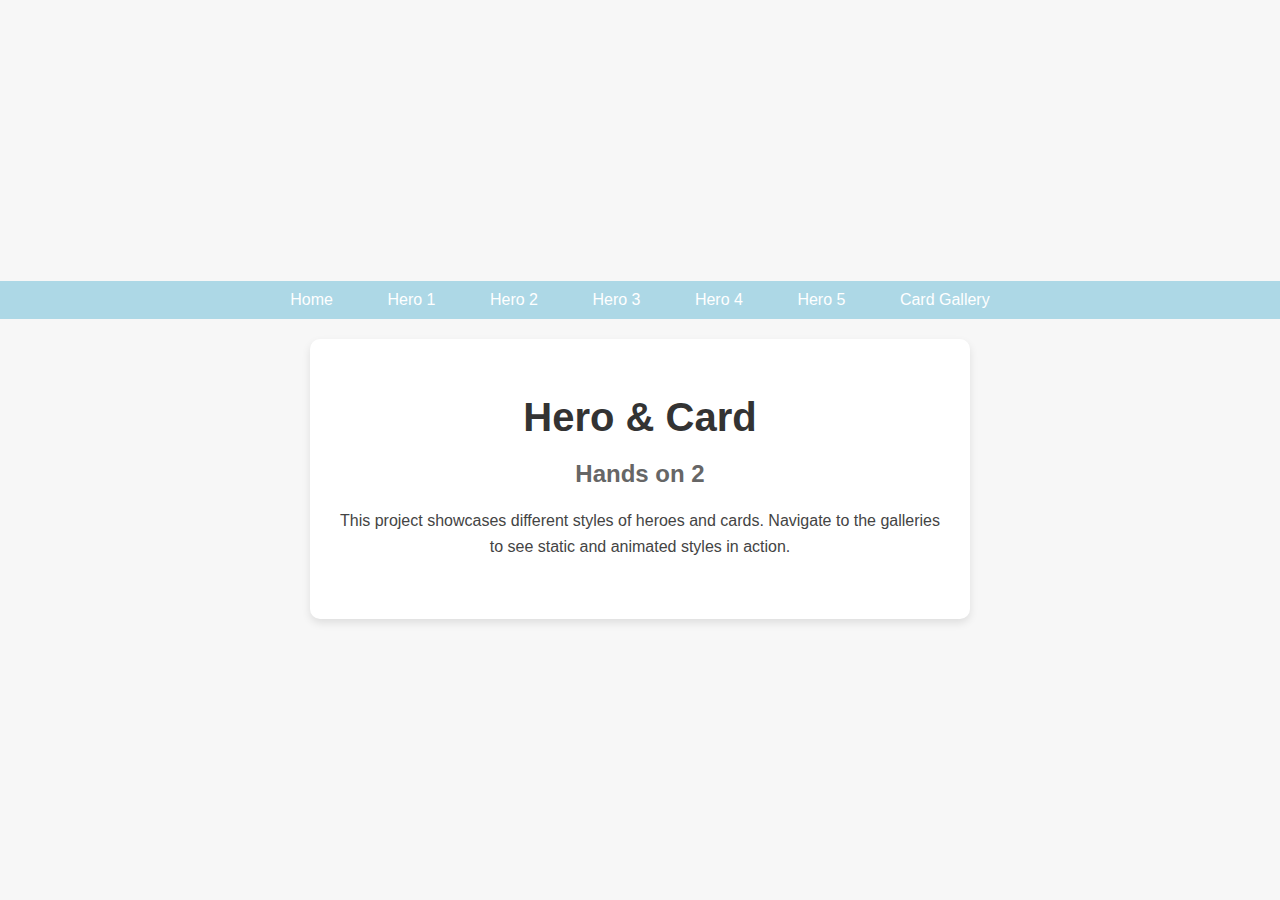
<file: index.html>
<!DOCTYPE html>
<html lang="en">
<head>
    <meta charset="UTF-8">
    <meta name="viewport" content="width=device-width, initial-scale=1.0">
    <title>Hero & Card Landing Page</title>
    <link rel="stylesheet" href="assets/css/style.css">
</head>
<body>
    <header class="headerlanding">
        <a href="index.html" class="button">Home</a>
        <a href="pages/hero 1/index.html"class="button">Hero 1</a>
        <a href="pages/hero 2/index.html" class="button">Hero 2</a>
        <a href="pages/hero 3/index.html" class="button">Hero 3</a>
        <a href="pages/hero 4/index.html" class="button">Hero 4</a>
        <a href="pages/hero 5/index.html" class="button">Hero 5</a>
        <a href="pages/card-gallery/index.html" class="button">Card Gallery</a>
    </header>

    <div class="landing-page">
        <h1>Hero & Card</h1>
        <h2>Hands on 2</h2>
        <p>This project showcases different styles of heroes and cards. Navigate to the galleries to see static and animated styles in action.</p>
       
    </div>

   
</body>
</html>
</file>
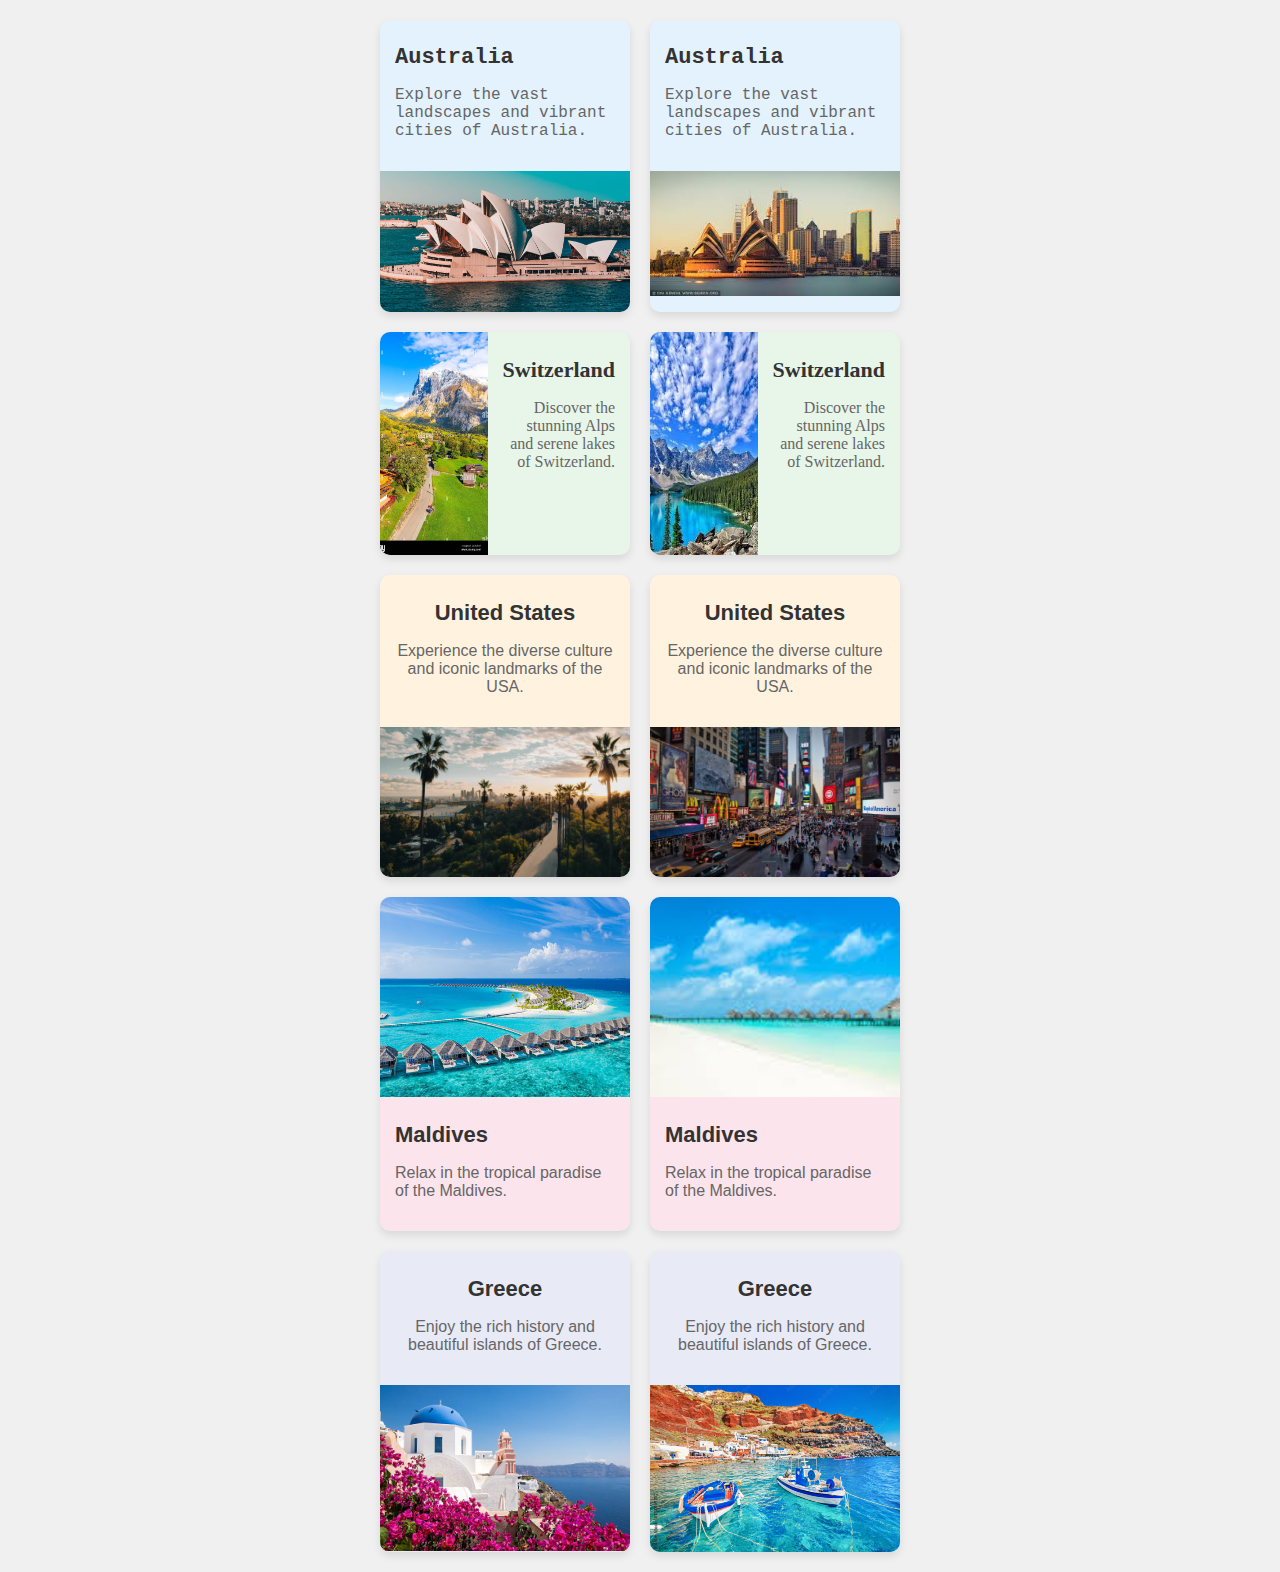
<file: pages/card-gallery/index.html>
<!DOCTYPE html>
<html lang="en">
<head>
    <meta charset="UTF-8">
    <meta name="viewport" content="width=device-width, initial-scale=1.0">
    <title>Card Gallery</title>
    <link rel="stylesheet" href="assets/css/style.css">
</head>
<body>
    <div class="gallery">
        <div class="card card-australia">
            <img src="assets/img/hero1.jpg" alt="Australia" class="card-image">
            <div class="card-content">
                <h2>Australia</h2>
                <p>Explore the vast landscapes and vibrant cities of Australia.</p>
            </div>
        </div>
        <div class="card card-australia animated">
            <img src="assets/img/animated-aus.jpg" alt="Australia" class="card-image">
            <div class="card-content">
                <h2>Australia</h2>
                <p>Explore the vast landscapes and vibrant cities of Australia.</p>
            </div>
        </div>

        <div class="card card-switzerland">
            <div class="card-content">
                <h2>Switzerland</h2>
                <p>Discover the stunning Alps and serene lakes of Switzerland.</p>
            </div>
            <img src="assets/img/switz portrait.jpg" alt="Switzerland" class="card-image">
        </div>
        <div class="card card-switzerland animated">
            <div class="card-content">
                <h2>Switzerland</h2>
                <p>Discover the stunning Alps and serene lakes of Switzerland.</p>
            </div>
            <img src="assets/img/switz animated.jpg" alt="Switzerland" class="card-image">
        </div>

        <div class="card card-usa">
            <img src="assets/img/hero3.jpg" alt="United States" class="card-image">
            <div class="card-content">
                <h2>United States</h2>
                <p>Experience the diverse culture and iconic landmarks of the USA.</p>
            </div>
        </div>
        <div class="card card-usa animated">
            <img src="assets/img/us.jpg" alt="United States" class="card-image">
            <div class="card-content">
                <h2>United States</h2>
                <p>Experience the diverse culture and iconic landmarks of the USA.</p>
            </div>
        </div>

        <div class="card card-maldives">
            <div class="card-content">
                <h2>Maldives</h2>
                <p>Relax in the tropical paradise of the Maldives.</p>
            </div>
            <img src="assets/img/hero5.jpg" alt="Maldives" class="card-image">
        </div>
        <div class="card card-maldives animated">
            <div class="card-content">
                <h2>Maldives</h2>
                <p>Relax in the tropical paradise of the Maldives.</p>
            </div>
            <img src="assets/img/maldives.jpg" alt="Maldives" class="card-image">
        </div>

        <div class="card card-greece">
            <img src="assets/img/hero4.jpg" alt="Greece" class="card-image">
            <div class="card-content">
                <h2>Greece</h2>
                <p>Enjoy the rich history and beautiful islands of Greece.</p>
            </div>
        </div>
        <div class="card card-greece animated">
            <img src="assets/img/greece.jpg" alt="Greece" class="card-image">
            <div class="card-content">
                <h2>Greece</h2>
                <p>Enjoy the rich history and beautiful islands of Greece.</p>
            </div>
        </div>
    </div>
</body>
</html>
</file>
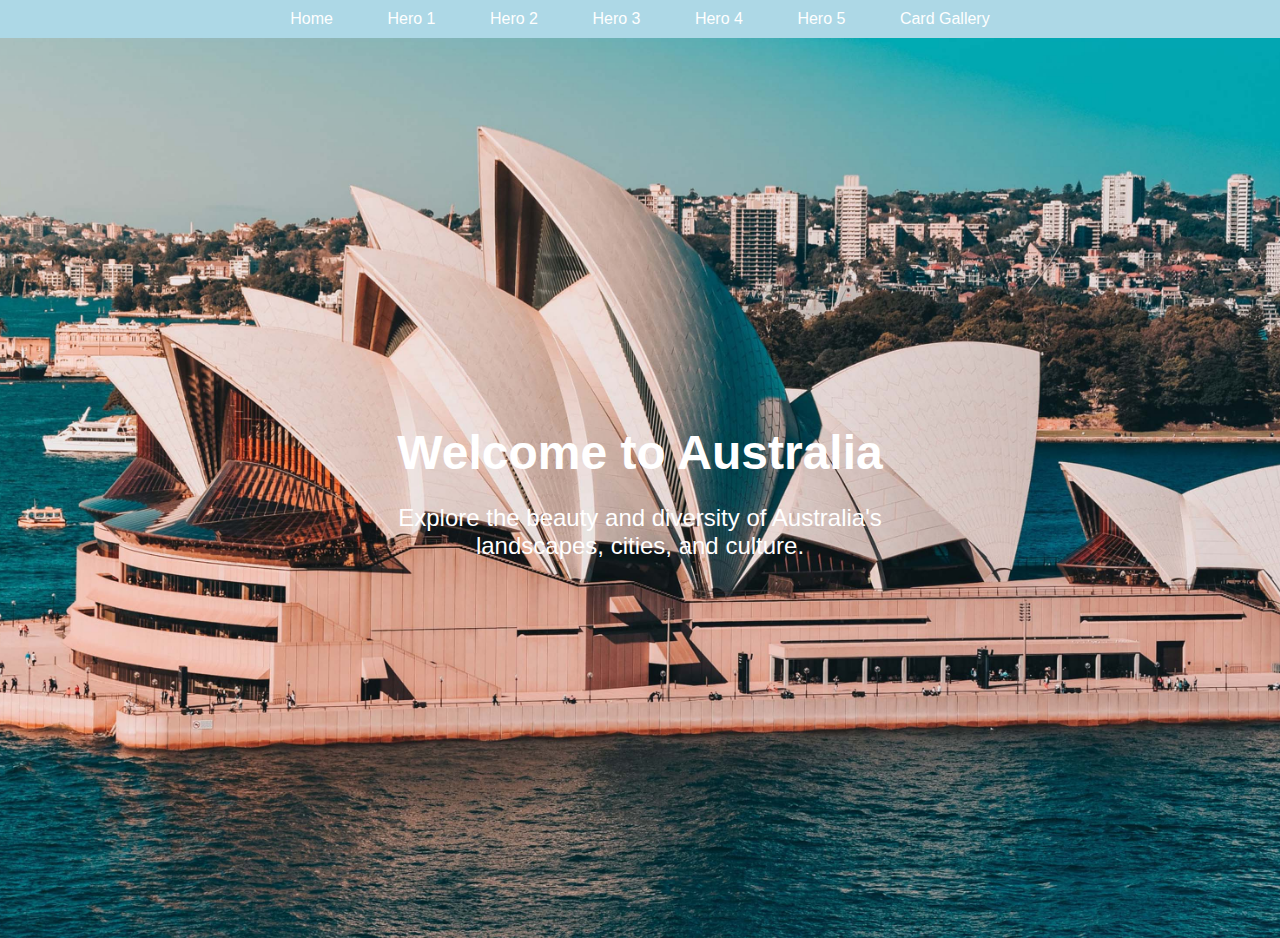
<file: pages/hero 1/index.html>
<!DOCTYPE html>
<html lang="en">
<head>
    <meta charset="UTF-8">
    <meta name="viewport" content="width=device-width, initial-scale=1.0">
    <title>Australia Hero Page</title>
    <link rel="stylesheet" href="assets/css/style.css">
</head>
<body>
    <header class="headerlanding">
        <a href="index.html" class="button">Home</a>
        <a href="../hero 1/index.html"class="button">Hero 1</a>
        <a href="../hero 2/index.html" class="button">Hero 2</a>
        <a href="../hero 3/index.html" class="button">Hero 3</a>
        <a href="../hero 4/index.html" class="button">Hero 4</a>
        <a href="../hero 5/index.html" class="button">Hero 5</a>
        <a href="../card-gallery/index.html" class="button">Card Gallery</a>
    </header>

    <section class="hero">
        <div class="hero-content">
            <h1>Welcome to Australia</h1>
            <p>Explore the beauty and diversity of Australia's landscapes, cities, and culture.</p>
        </div>
    </section>
</body>
</html>
</file>
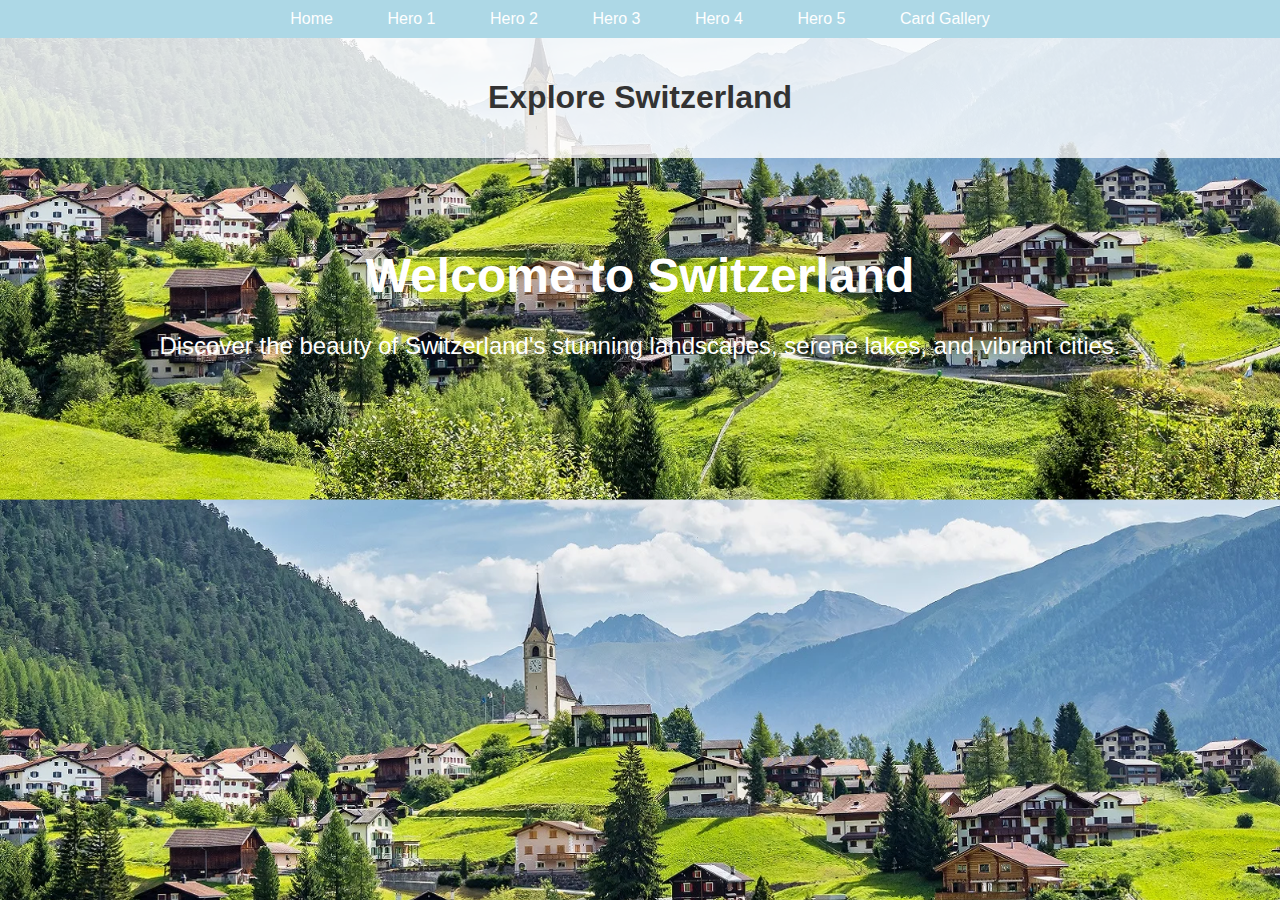
<file: pages/hero 2/index.html>
<!DOCTYPE html>
<html lang="en">
<head>
    <meta charset="UTF-8">
    <meta name="viewport" content="width=device-width, initial-scale=1.0">
    <title>Switzerland Hero Page</title>
    <link rel="stylesheet" href="assets/css/style.css">
</head>
<body>
    <header class="headerlanding">
        <a href="index.html" class="button">Home</a>
        <a href="../hero 1/index.html"class="button">Hero 1</a>
        <a href="../hero 2/index.html" class="button">Hero 2</a>
        <a href="../hero 3/index.html" class="button">Hero 3</a>
        <a href="../hero 4/index.html" class="button">Hero 4</a>
        <a href="../hero 5/index.html" class="button">Hero 5</a>
        <a href="../card-gallery/index.html" class="button">Card Gallery</a>
    </header>
    <header class="header">
        <h1>Explore Switzerland</h1>
    </header>

    <section class="hero">
        <div class="hero-content">
            <h2>Welcome to Switzerland</h2>
            <p>Discover the beauty of Switzerland's stunning landscapes, serene lakes, and vibrant cities.</p>
        </div>
    </section>
</body>
</html>
</file>
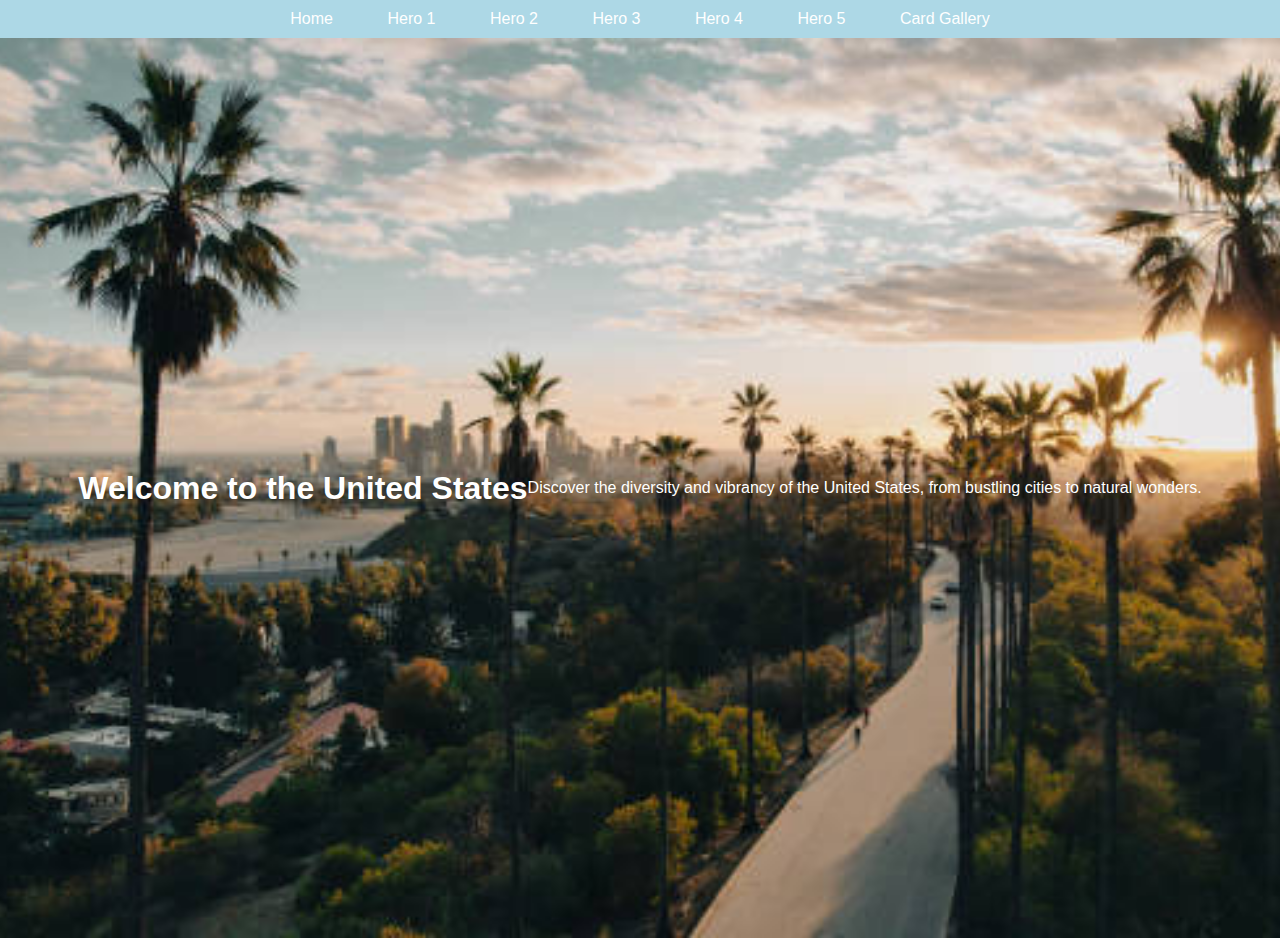
<file: pages/hero 3/index.html>
<!DOCTYPE html>
<html lang="en">
<head>
    <meta charset="UTF-8">
    <meta name="viewport" content="width=device-width, initial-scale=1.0">
    <title>United States Hero Page</title>
    <link rel="stylesheet" href="assets/css/style.css">
</head>
<body>
    <header class="headerlanding">
        <a href="index.html" class="button">Home</a>
        <a href="../hero 1/index.html"class="button">Hero 1</a>
        <a href="../hero 2/index.html" class="button">Hero 2</a>
        <a href="../hero 3/index.html" class="button">Hero 3</a>
        <a href="../hero 4/index.html" class="button">Hero 4</a>
        <a href="../hero 5/index.html" class="button">Hero 5</a>
        <a href="../card-gallery/index.html" class="button">Card Gallery</a>
    </header>
    <div class="hero-container">
        <h1>Welcome to the United States</h1>
        <p>Discover the diversity and vibrancy of the United States, from bustling cities to natural wonders.</p>
    </div>
</body>
</html>
</file>
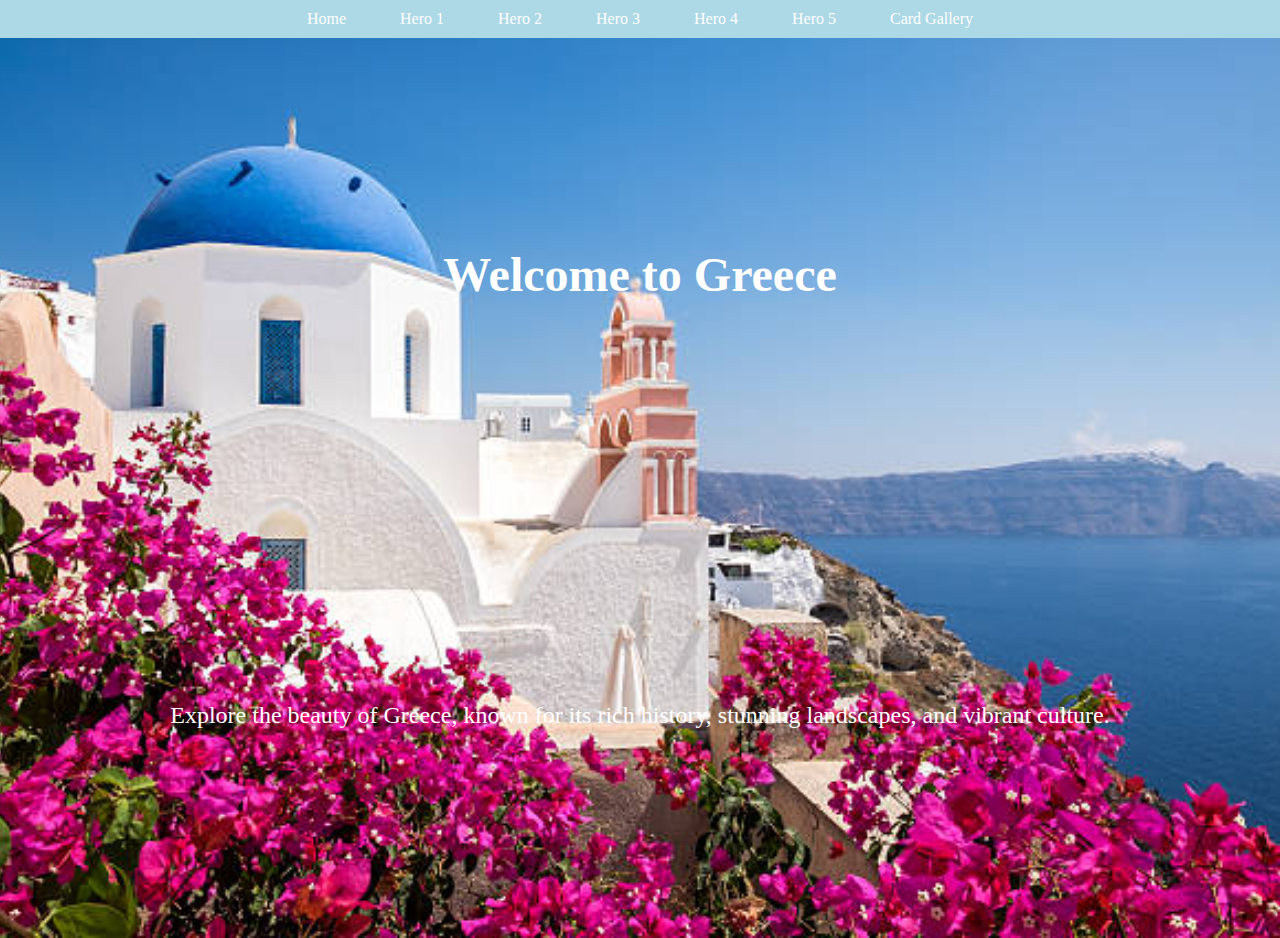
<file: pages/hero 4/index.html>
<!DOCTYPE html>
<html lang="en">
<head>
    <meta charset="UTF-8">
    <meta name="viewport" content="width=device-width, initial-scale=1.0">
    <title>Greece Hero Page</title>
    <link rel="stylesheet" href="assets/css/style.css">
</head>
<body>
    <header class="headerlanding">
        <a href="index.html" class="button">Home</a>
        <a href="../hero 1/index.html" class="button">Hero 1</a>
        <a href="../hero 2/index.html" class="button">Hero 2</a>
        <a href="../hero 3/index.html" class="button">Hero 3</a>
        <a href="../hero 4/index.html" class="button">Hero 4</a>
        <a href="../hero 5/index.html" class="button">Hero 5</a>
        <a href="../card-gallery/index.html" class="button">Card Gallery</a>
    </header>
    <div class="hero-container">
        <h1>Welcome to Greece</h1>
        <p class="subtitle">Explore the beauty of Greece, known for its rich history, stunning landscapes, and vibrant culture.</p>
    </div>
</body>
</html>
</file>
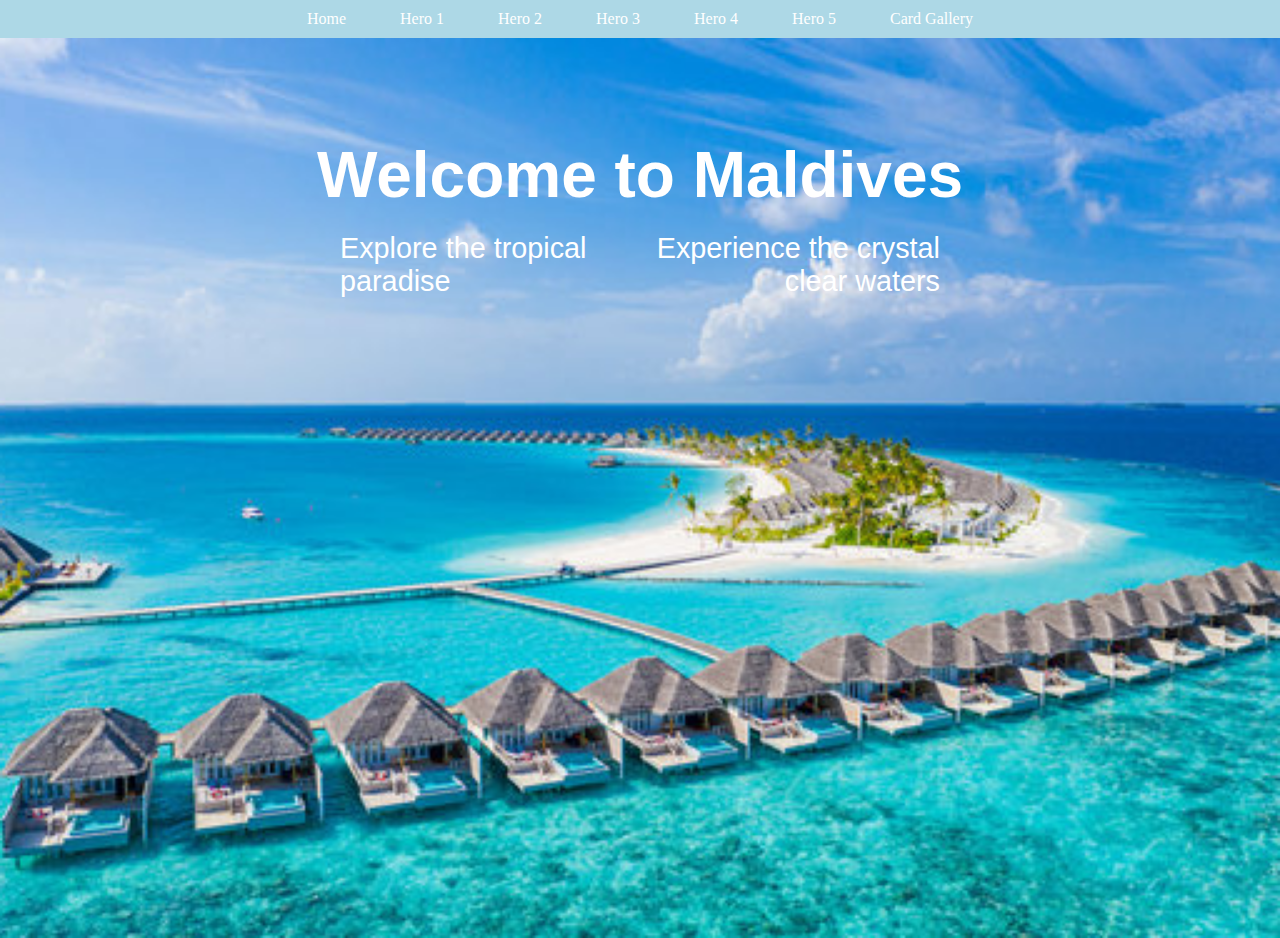
<file: pages/hero 5/index.html>
<!DOCTYPE html>
<html lang="en">
<head>
    <meta charset="UTF-8">
    <meta name="viewport" content="width=device-width, initial-scale=1.0">
    <title>Greece Hero Page</title>
    <link rel="stylesheet" href="assets/css/style.css">
</head>
<body>
    <header class="headerlanding">
        <a href="index.html" class="button">Home</a>
        <a href="../hero 1/index.html" class="button">Hero 1</a>
        <a href="../hero 2/index.html" class="button">Hero 2</a>
        <a href="../hero 3/index.html" class="button">Hero 3</a>
        <a href="../hero 4/index.html" class="button">Hero 4</a>
        <a href="../hero 5/index.html" class="button">Hero 5</a>
        <a href="../card-gallery/index.html" class="button">Card Gallery</a>
    </header>
    <div class="hero-container">
        <h1 class="title">Welcome to Maldives</h1>
        <div class="subtitle-container">
            <p class="subtitle-left">Explore the tropical paradise</p>
            <p class="subtitle-right">Experience the crystal clear waters</p>
        </div>
    </div>
</body>
</html>
</file>
<file: assets/css/style.css>
body {
    font-family: 'Arial', sans-serif;
    margin: 0;
    padding: 0;
    background-color: #f7f7f7;
    display: flex;
    flex-direction: column;
    align-items: center;
    justify-content: center;
    height: 100vh;
}

.headerlanding {
    background-color: lightblue;
    padding: 10px 0;
    text-align: center;
    width: 100%;
}

.headerlanding a {
    color: white;
    text-decoration: none;
    padding: 10px 20px;
    margin: 0 5px;
    border-radius: 5px;
    transition: background-color 0.3s;
}

.headerlanding a:hover {
    background-color: lightblue;
}

.landing-page {
    text-align: center;
    background-color: #fff;
    padding: 30px;
    border-radius: 10px;
    box-shadow: 0 4px 8px rgba(0, 0, 0, 0.1);
    margin-top: 20px;
    max-width: 600px;
}

.landing-page h1 {
    color: #333;
    font-size: 2.5rem;
    margin-bottom: 10px;
}

.landing-page h2 {
    color: #666;
    font-size: 1.5rem;
    margin-bottom: 20px;
}

.landing-page p {
    color: #444;
    font-size: 1rem;
    line-height: 1.6;
    margin-bottom: 30px;
}

.btn {
    display: inline-block;
    padding: 10px 20px;
    background-color: lightblue;
    color: white;
    text-decoration: none;
    border-radius: 5px;
    transition: background-color 0.3s;
    margin-right: 10px;
}

.btn:hover {
    background-color: lightblue;
}

nav {
    text-align: center;
    margin-top: 20px;
}

nav a {
    color: #333;
    text-decoration: none;
    padding: 10px 20px;
    margin: 0 10px;
    border-radius: 5px;
    transition: background-color 0.3s;
}

nav a:hover {
    background-color: #ddd;
}
</file>
<file: pages/card-gallery/assets/css/style.css>
body {
    font-family: Arial, sans-serif;
    background-color: #f0f0f0;
    margin: 0;
    padding: 0;
    display: flex;
    justify-content: center;
    align-items: center;
    min-height: 100vh;
    overflow: auto;
}

.gallery {
    display: grid;
    grid-template-columns: repeat(2, 1fr);
    gap: 20px;
    justify-content: center;
    max-width: 90%;
    margin: 20px;
}

.card {
    background-color: #fff;
    border-radius: 10px;
    box-shadow: 0 4px 8px rgba(0, 0, 0, 0.1);
    overflow: hidden;
    width: 250px;
    text-align: center;
    display: flex;
    flex-direction: column;
}

.card-image {
    width: 100%;
    height: auto;
}

.card-content {
    padding: 15px;
}

.card h2 {
    font-size: 22px;
    margin: 10px 0;
    color: #333;
}

.card p {
    font-size: 16px;
    color: #666;
}

.card-australia {
    background-color: #e3f2fd;
}

.card-australia .card-content {
    text-align: left;
    font-family: 'Courier New', Courier, monospace;
}

.card-australia .card-image {
    order: 1;
}

.card-switzerland {
    background-color: #e8f5e9;
    display: flex;
    flex-direction: row-reverse;
}

.card-switzerland .card-content {
    text-align: right;
    font-family: 'Georgia', serif;
}

.card-switzerland .card-image {
    width: 50%;
}

.card-usa {
    background-color: #fff3e0;
}

.card-usa .card-content {
    text-align: center;
    font-family: 'Verdana', sans-serif;
}

.card-usa .card-image {
    order: 2;
    height: 150px;
    object-fit: cover;
}

.card-maldives {
    background-color: #fce4ec;
    display: flex;
    flex-direction: column-reverse;
}

.card-maldives .card-content {
    text-align: left;
    font-family: 'Trebuchet MS', sans-serif;
}

.card-maldives .card-image {
    height: 200px;
    object-fit: cover;
}

.card-greece {
    background-color: #e8eaf6;
    display: flex;
    flex-direction: column;
}

.card-greece .card-content {
    text-align: center;
    font-family: 'Tahoma', sans-serif;
    order: 1;
}

.card-greece .card-image {
    order: 2;
    width: 100%;
}

@keyframes slideIn {
    from {
        transform: translateX(-100%);
        opacity: 0;
    }
    to {
        transform: translateX(0);
        opacity: 1;
    }
}

@keyframes fadeIn {
    from {
        opacity: 0;
    }
    to {
        opacity: 1;
    }
}

@keyframes zoomIn {
    from {
        transform: scale(0);
        opacity: 0;
    }
    to {
        transform: scale(1);
        opacity: 1;
    }
}

@keyframes rotateIn {
    from {
        transform: rotate(-360deg);
        opacity: 0;
    }
    to {
        transform: rotate(0);
        opacity: 1;
    }
}

@keyframes bounceIn {
    from {
        transform: translateY(-100%);
        opacity: 0;
    }
    to {
        transform: translateY(0);
        opacity: 1;
    }
}

.card-australia.animated {
    animation: slideIn 2s ease-out;
}

.card-switzerland.animated {
    animation: fadeIn 1.5s ease-in;
}

.card-usa.animated {
    animation: zoomIn 1s ease-out;
}

.card-maldives.animated {
    animation: rotateIn 1.5s ease-in-out;
}

.card-greece.animated {
    animation: bounceIn 2s ease-out;
}
</file>
<file: pages/hero 1/assets/css/style.css>
body {
    font-family: Arial, sans-serif;
    margin: 0;
    padding: 0;
    background-image: url('../img/hero1.jpg');
    background-size: cover;
    background-position: center;
    color: #fff;
}

.headerlanding {
    background-color: lightblue;
    padding: 10px 0;
    text-align: center;
    width: 100%;
}

.headerlanding a {
    color: white;
    text-decoration: none;
    padding: 10px 20px;
    margin: 0 5px;
    border-radius: 5px;
    transition: background-color 0.3s;
}

.headerlanding a:hover {
    background-color: lightblue;
}
.header {
    background-color: rgba(0, 0, 0, 0.5);
    padding: 10px;
    position: fixed;
    width: 100%;
    z-index: 1000;
}

.header nav {
    text-align: center;
}

.header .button {
    color: #fff;
    text-decoration: none;
    padding: 10px 15px;
    margin: 0 5px;
    border-radius: 5px;
    background-color: #333;
    transition: background-color 0.3s ease;
}

.header .button:hover {
    background-color: #555;
}

.hero {
    height: 100vh;
    display: flex;
    justify-content: center;
    align-items: center;
    text-align: center;
}

.hero-content {
    max-width: 600px;
}

.hero h1 {
    font-size: 3em;
    margin-bottom: 20px;
}

.hero p {
    font-size: 1.5em;
}
</file>
<file: pages/hero 2/assets/css/style.css>
body {
    font-family: 'Segoe UI', Tahoma, Geneva, Verdana, sans-serif;
    margin: 0;
    padding: 0;
    background-image: url('../img/hero2.webp'); 
    background-size: cover;
    background-position: center;
    color: #333;
}
.headerlanding {
    background-color: lightblue;
    padding: 10px 0;
    text-align: center;
    width: 100%;
}

.headerlanding a {
    color: white;
    text-decoration: none;
    padding: 10px 20px;
    margin: 0 5px;
    border-radius: 5px;
    transition: background-color 0.3s;
}

.headerlanding a:hover {
    background-color: lightblue;
}
.header {
    background-color: rgba(255, 255, 255, 0.8); 
    padding: 20px;
    text-align: center;
}

.hero {
    padding: 50px;
    text-align: center;
    color: white;
}

.hero h2 {
    font-size: 3em;
    margin-bottom: 20px;
}

.hero p {
    font-size: 1.5em;
    line-height: 1.6;
}
</file>
<file: pages/hero 3/assets/css/style.css>
body {
    font-family: 'Roboto', sans-serif;
    background-color: #f5f5f5;
    color: white;
    margin: 0;
    padding: 0;
}
.headerlanding {
    background-color: lightblue;
    padding: 10px 0;
    text-align: center;
    width: 100%;
}

.headerlanding a {
    color: white;
    text-decoration: none;
    padding: 10px 20px;
    margin: 0 5px;
    border-radius: 5px;
    transition: background-color 0.3s;
}

.headerlanding a:hover {
    background-color: lightblue;
}

.hero-container {
    background-image: url('../img/hero3.jpg');
    background-size: cover;
    background-position: center;
    height: 100vh;
    display: flex;
    justify-content: center;
    align-items: center;
}

.hero-content {
    text-align: center;
    color: white;
}

.hero-content h1 {
    font-family: 'Montserrat', sans-serif;
    font-size: 3.5em;
    margin-bottom: 20px;
}

.hero-content p {
    font-size: 1.8em;
    max-width: 600px;
    line-height: 1.5;
    margin-bottom: 40px;
}
</file>
<file: pages/hero 4/assets/css/style.css>
* {
    margin: 0;
    padding: 0;
    box-sizing: border-box;
}

.headerlanding {
    background-color: lightblue;
    padding: 10px 0;
    text-align: center;
    width: 100%;
}

.headerlanding a {
    color: white;
    text-decoration: none;
    padding: 10px 20px;
    margin: 0 5px;
    border-radius: 5px;
    transition: background-color 0.3s;
}

.headerlanding a:hover {
    background-color: lightblue;
}

.hero-container {
    background-image: url('../img/hero 4.jpg');
    background-size: cover;
    background-position: center;
    color: white;
    padding: 200px 20px;
    text-align: center;
    height: 100vh;
    display: flex;
    flex-direction: column;
    justify-content: center;
}

.hero-container h1 {
    font-size: 3rem;
    margin-bottom: 300px;
}

.subtitle {
    font-size: 1.5rem;
    margin-top: 100px;
}
</file>
<file: pages/hero 5/assets/css/style.css>
* {
    margin: 0;
    padding: 0;
    box-sizing: border-box;
}

.headerlanding {
    background-color: lightblue;
    padding: 10px 0;
    text-align: center;
    width: 100%;
} 

.headerlanding a {
    color: white;
    text-decoration: none;
    padding: 10px 20px;
    margin: 0 5px;
    border-radius: 5px;
    transition: background-color 0.3s;
}

.headerlanding a:hover {
    background-color: lightblue;
}

.hero-container {
    background-image: url('../img/hero5.jpg');
    background-size: cover;
    background-position: center;
    color: white;
    padding: 100px 20px;
    text-align: center;
    height: 100vh;
    display: flex;
    flex-direction: column;
    justify-content: flex-start;
    align-items: center;
}

.title {
    font-size: 4em;
    margin-bottom: 20px;
    font-family: 'Segoe UI', Tahoma, Geneva, Verdana, sans-serif;
}

.subtitle-container {
    display: flex;
    justify-content: space-between;
    width: 100%;
    max-width: 600px;
}

.subtitle-left,
.subtitle-right {
    font-size: 1.8em;
    font-family: Arial, sans-serif;
}

.subtitle-left {
    text-align: left;
}

.subtitle-right {
    text-align: right;
}
</file>
